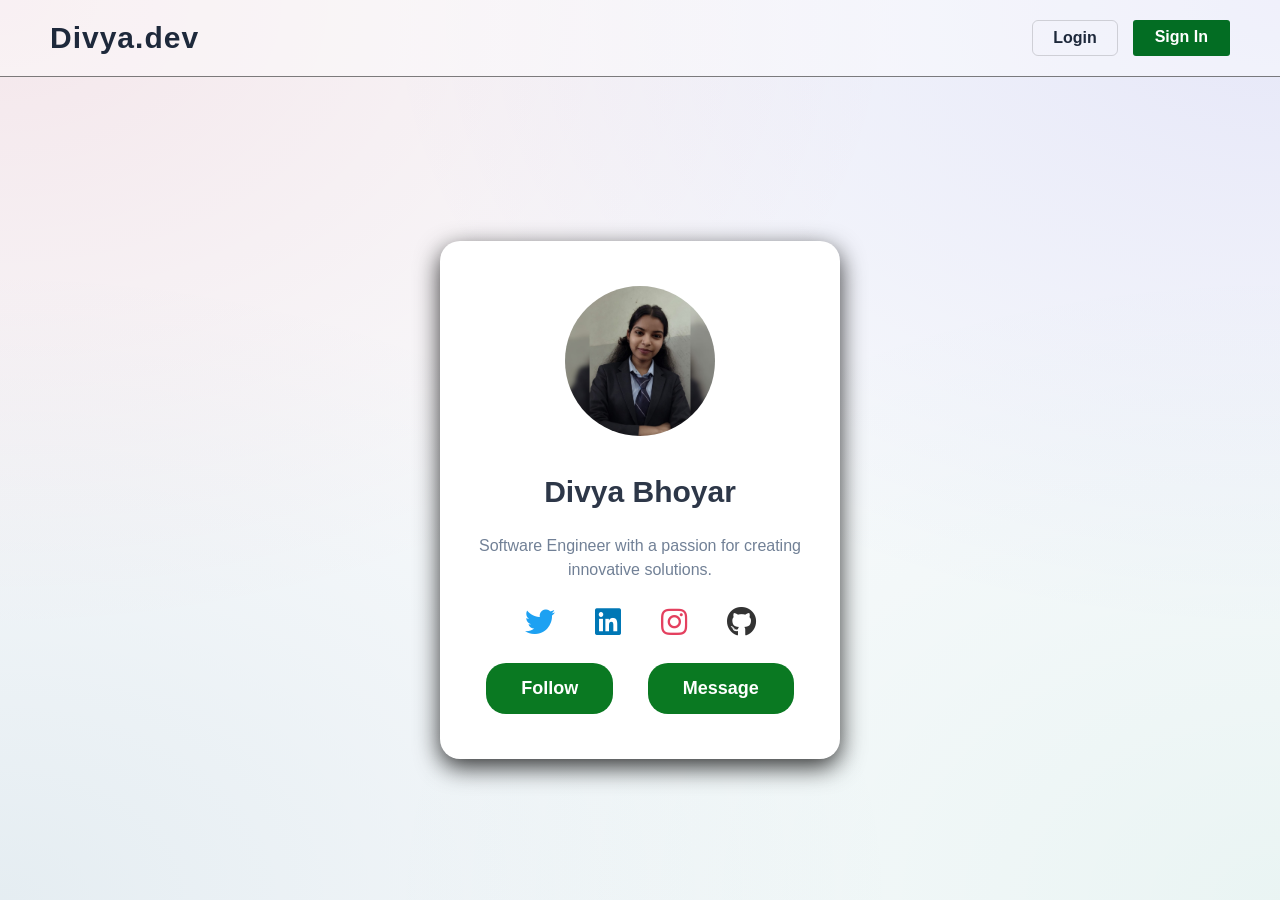
<file: index.html>
<!DOCTYPE html>
<html lang="en">
<head>

    <title>Profile Card</title>
    <link rel="stylesheet" href="app.css">
    <link rel="stylesheet" href="https://cdnjs.cloudflare.com/ajax/libs/font-awesome/5.15.3/css/all.min.css">
</head>
<body>
    <nav class="navbar">
        <!-- leftside: Logo Name -->
         <div class="logo">
            Divya.dev
         </div>
         <!-- right side: Auth button -->
          <div class="nav-auth">
            <a href="login.html" class="btn-login">Login</a>
            <a href="signin.html" class="btn-signin">Sign In</a>
          </div>
    </nav>
    <div class="card">
        <!-- Profile image -->
        <div class="pro-Image">
            <img src="divPro.jpeg" alt="Profile Image">

        </div>

        <!-- name ke liye section  -->
         <h2 class="name">Divya Bhoyar</h2>

         <!-- Bio -->
          <p class="bio">Software Engineer with a passion for creating innovative solutions.</p>

          <!-- Social icons -->
          <div class="social-icons">
              <a href="#" target="_blank"><i class="fab fa-twitter"></i></a>
              <a href="#" target="_blank"><i class="fab fa-linkedin"></i></a>
              <a href="#" target="_blank"><i class="fab fa-instagram"></i></a>
              <a href="#" target="_blank"><i class="fab fa-github"></i></a>
          </div>

          <!-- buttons -->
          <div class="buttons">
              <button class="btn">Follow</button>
              <button class="btn">Message</button>
          </div>

    </div>
    
</body>
</html>
</file>
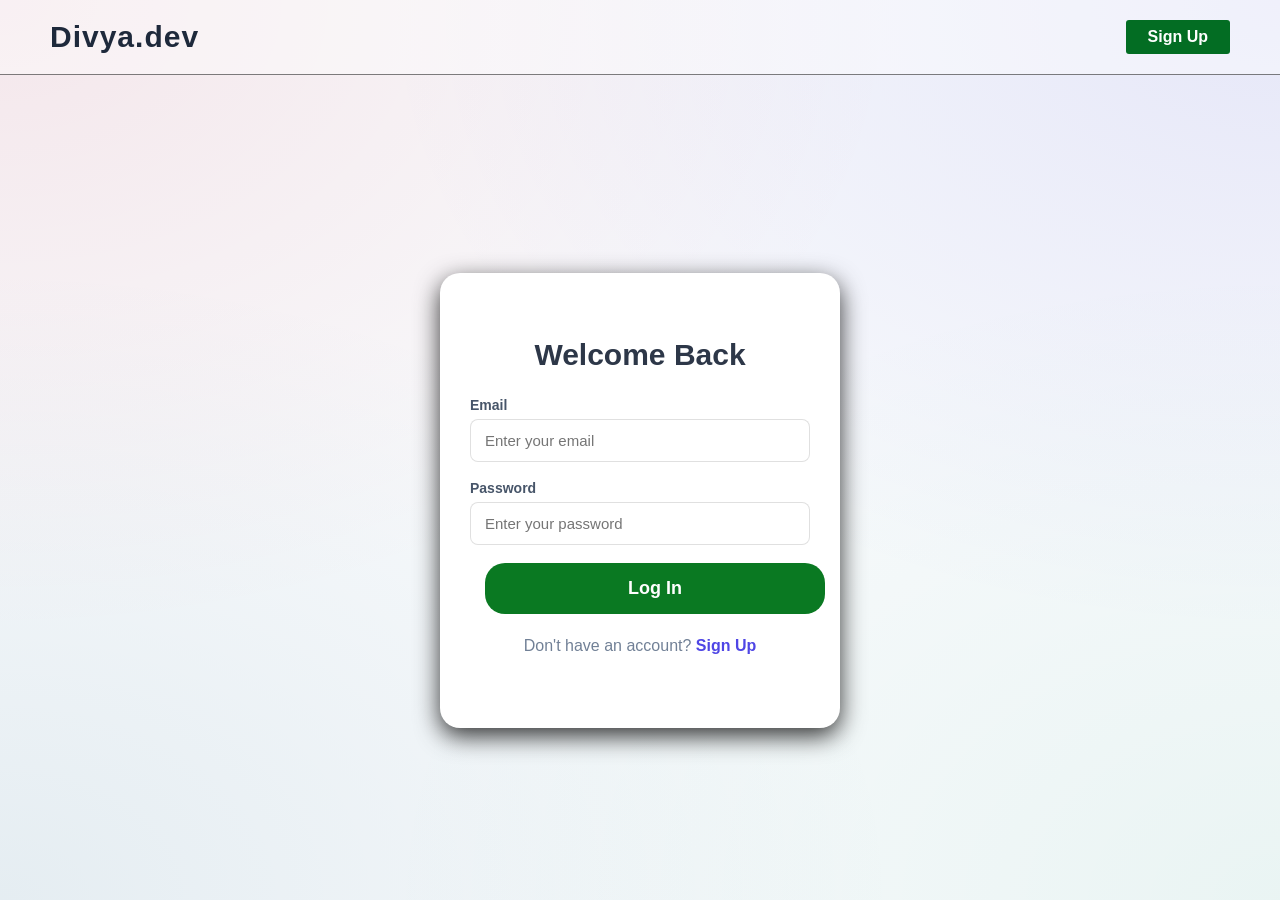
<file: login.html>
<!DOCTYPE html>
<html lang="en">
<head>
    <title>Login - Divya.dev</title>
    <link rel="stylesheet" href="app.css">
    <link href="https://fonts.googleapis.com/css2?family=Plus+Jakarta+Sans:wght@400;500;600;700&display=swap" rel="stylesheet">
</head>
<body>

    <!-- TOP NAVBAR (Bilkul pehle jaisa) -->
    <nav class="navbar">
        <div class="logo">Divya.dev</div>
        <div class="nav-auth">
            <!-- Kyunki hum login page par hain, toh signin par click karke signin page khulega -->
            <a href="signin.html" class="btn-signin">Sign Up</a>
        </div>
    </nav>

    <!-- LOGIN CARD BOX -->
    <div class="card">
        <h2 class="form-title">Welcome Back</h2>
        
        <!-- Input Group 1: Email -->
        <div class="input-group">
            <label class="form-label">Email</label>
            <input type="email" class="form-input" placeholder="Enter your email">
        </div>
        
        <!-- Input Group 2: Password -->
        <div class="input-group">
            <label class="form-label">Password</label>
            <input type="password" class="form-input" placeholder="Enter your password">
        </div>
        
        <!-- Login Submit Button (Wahi green color ka button) -->
        <button class="btn-submit">Log In</button>
        
        <!-- Bottom Link -->
        <p class="form-footer">Don't have an account? <a href="signin.html">Sign Up</a></p>
    </div>

</body>
</html>
</file>
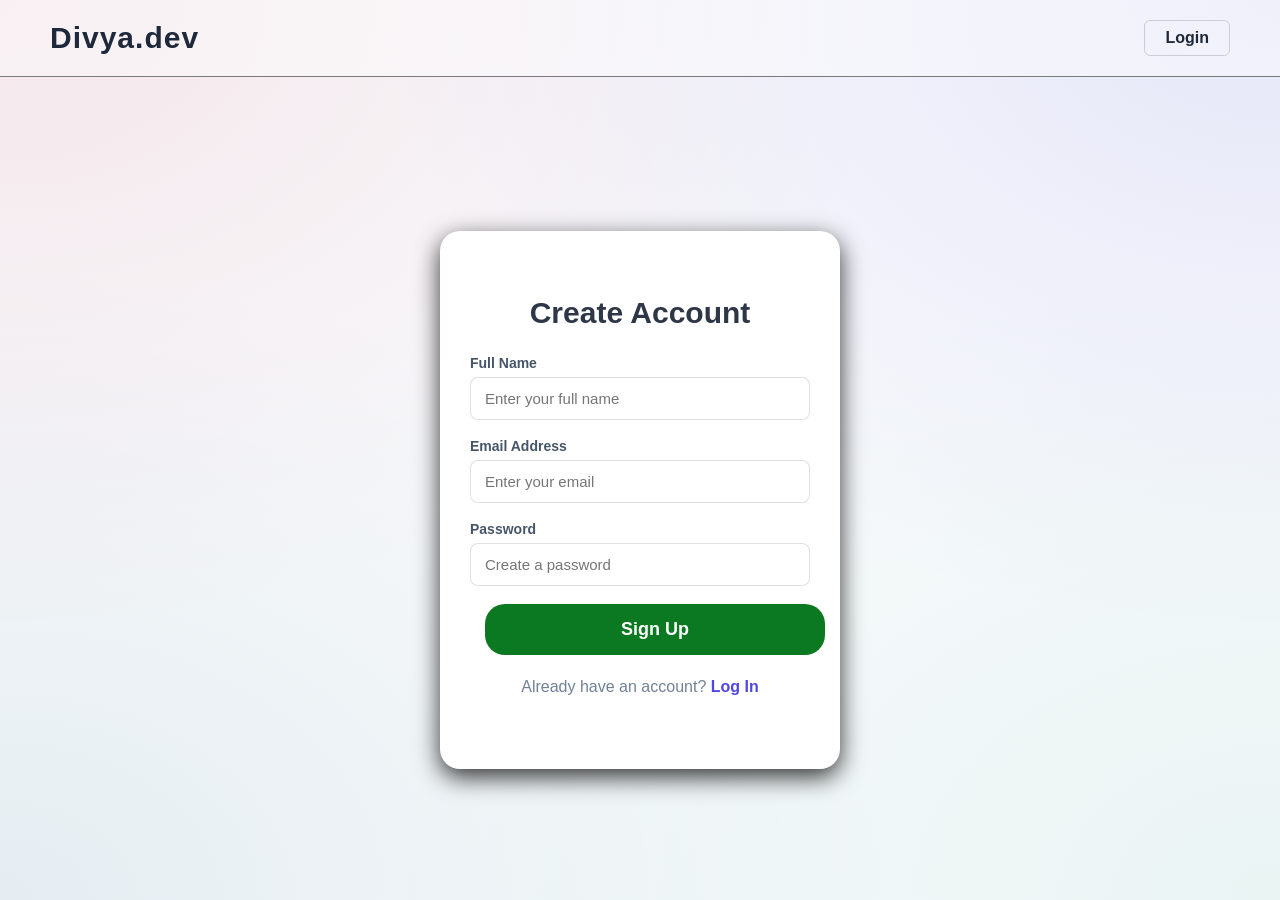
<file: signin.html>
<!DOCTYPE html>
<html lang="en">
<head>
    <meta charset="UTF-8">
    <meta name="viewport" content="width=device-width, initial-scale=1.0">
    <title>Sign Up - Divya.dev</title>
    <link rel="stylesheet" href="app.css">
    <link href="https://fonts.googleapis.com/css2?family=Plus+Jakarta+Sans:wght@400;500;600;700&display=swap" rel="stylesheet">
</head>
<body>

    <!-- TOP NAVBAR (Consistency ke liye same design) -->
    <nav class="navbar">
        <div class="logo">Divya.dev</div>
        <div class="nav-auth">
            <!-- Sign-in page par hain, toh button user ko Login par le jayega -->
            <a href="login.html" class="btn-login" style="text-decoration: none; display: inline-block;">Login</a>
        </div>
    </nav>

    <!-- SIGN-IN / SIGN-UP CARD BOX -->
    <div class="card">
        <h2 class="form-title">Create Account</h2>
        
        <!-- Input Group 1: Full Name (Naya Add Hua Hai) -->
        <div class="input-group">
            <label class="form-label">Full Name</label>
            <input type="text" class="form-input" placeholder="Enter your full name">
        </div>

        <!-- Input Group 2: Email -->
        <div class="input-group">
            <label class="form-label">Email Address</label>
            <input type="email" class="form-input" placeholder="Enter your email">
        </div>
        
        <!-- Input Group 3: Password -->
        <div class="input-group">
            <label class="form-label">Password</label>
            <input type="password" class="form-input" placeholder="Create a password">
        </div>
        
        <!-- Sign Up Submit Button (Wahi aapka deep green color) -->
        <button class="btn-submit">Sign Up</button>
        
        <!-- Bottom Link: Agar account pehle se hai toh Login par bhejo -->
        <p class="form-footer">Already have an account? <a href="login.html">Log In</a></p>
    </div>

</body>
</html>
</file>
<file: app.css>
body {
     background-color:#f8fafc;
     background-image:
        radial-gradient(at 0% 0%, rgba(201, 3, 36, 0.08) 0px, transparent 50%),   /* Soft Pink glow top-left */
        radial-gradient(at 100% 0%, rgba(17, 7, 202, 0.08) 0px, transparent 50%), /* Soft Indigo glow top-right */
        radial-gradient(at 100% 100%, rgba(2, 152, 102, 0.06) 0px, transparent 50%), /* Soft Green glow bottom-right */
        radial-gradient(at 0% 100%, rgba(4, 85, 122, 0.08) 0px, transparent 50%);  /* Soft Blue glow bottom-left */
    margin:0;
    font-family: 'Segoe UI', Tahoma, Geneva, Verdana, sans-serif;

    /* card ko center me lane ke liye */

    display:flex;
    flex-direction: column;
    justify-content: center;
    align-items: center;
    min-height: 100vh;
    box-sizing: border-box;
    padding: 20px;
}

/* nav ko style krne ke liye */
.navbar {
    width: 100%;
    box-sizing: border-box;
    padding:20px 50px;
    position:fixed;
    top:0;
    left:0;
    display: flex;
    justify-content: space-between;
    align-items: center;
    background: rgba(255, 255, 255, 0.4);
    backdrop-filter: blur(15x);
    border-bottom: 1px solid rgba(0, 0, 0, 0.5);
    z-index: 1000;
}

/* logo styling ke liye */
.logo {
    font-size: 30px;
    font-weight: 700;
    color: #1e293b;
    letter-spacing: 1px;
}
/* Auth Button ke liye */
.nav-auth {
    display: flex;
    gap:15px;
}

/* Log in button styling ke liye */

.btn-login {
    background: transparent;
    color:#1e293b;
    border:1px solid rgba(0, 0, 0, 0.15);
    padding:8px 20px;
    border-radius: 6px;
    cursor:pointer;
    font-weight: 600;
    transition: all 0.3 ease;
    text-decoration: none;
}
.btn-login:hover {
    background: rgba(29, 28, 28, 0.05);
    border-radius: white;
}

.btn-signin {
    background: #036d23;
    color:white;
    border-radius: 3px;
    padding:8px 22px;
    cursor: pointer;
    font-weight: 600;
    transition: all 0.3 ease;
    text-decoration: none;

}
.btn-signin:hover {
    background: #024314;
    transform: translateY(-1px);
}


/* card ka background set krne ke liye  */
.card {
    background-color: white;
    width: 100%;
    max-width: 400px;
    box-sizing: border-box;
    padding: 45px 30px;
    border-radius: 20px;
    box-shadow: 0 8px 25px rgba(0, 0, 0, 0.8);
    text-align: center;
    margin-top: 100px;
}
/* card ke andar ke images ke liye */
.card img {
    width: 150px;
    height: 150px;
    border-radius: 50%;
    margin-bottom: 15px;
}
/* card ke andar ke headings ke liye */
.card h2 {
    font-size: 30px;
    margin-top:20px;
    color:#2d3748
}
/* card ke andar ke paragraphs means bio ke liye */
.card p {
    font-size:16px;
    color:#718096;
    line-height: 1.5;
    margin-bottom: 25px;
}
/* card ke andar ke social icons ke liye */
.card .social-icons {
    display: flex;
    justify-content: center;
    gap: 20px;
    margin-bottom: 25px;
}
/* social icons ke liye */
.card .social-icons a {
    color: #718096;
    font-size: 20px;
    text-decoration: none;
    transition: color 0.3s ease;
}
/* social icons ke hover effect ke liye */
.card .social-icons a:hover {
    color: #2d3748;
}
/* social icons ke inner elements ke liye fontsize and gap add kri margin ka use krk */
.card .social-icons a i {
    font-size: 30px;
    margin: 0 10px;
}
/* social icons ke specific colors ke liye */
.card .social-icons a i.fa-twitter {
    color: #1da1f2;
    cursor: pointer;
    transition: color 0.3s ease;
}
.card .social-icons a i.fa-linkedin {
    color: #0077b5;
    cursor: pointer;
    transition: color 0.3s ease;
}
.card .social-icons a i.fa-instagram {
    color: #e4405f;
    cursor: pointer;
    transition: color 0.3s ease;
}
.card .social-icons a i.fa-github {
    color: #333;
    cursor: pointer;
    transition: color 0.3s ease;
}
/* card ke andar ke button ke liye */
.card button {
    background-color: #0a7922;
    color: white;
    border: none;
    margin:0px 15px;
    padding: 15px 35px;
    font-size: 18px;
    font-weight: 600;
    border-radius: 20px;
    cursor: pointer;
    transition: all 0.4s ease;
}
/* button ke hover effect ke liye */

.card button:hover {
    background-color: #27a01c;
    transform: translateY(-3px);
    box-shadow: 0 4px 10px rgba(10, 70, 2, 0.5);
}


/* ==========================================
   LOGIN & SIGNUP FORM STYLES (Add at the end)
   ========================================== */

/* Form ke heading ke liye */
.form-title {
    font-size: 24px;
    color: #1e293b;
    margin-bottom: 25px;
    font-weight: 700;
}

/* Har input aur label ke dabbe (wrapper) ke liye */
.input-group {
    width: 100%;
    margin-bottom: 18px;
    text-align: left; /* Labels left side me dikhenge */
}

/* Input ke upar likhe text (Label) ke liye */
.form-label {
    display: block;
    font-size: 14px;
    font-weight: 600;
    color: #475569;
    margin-bottom: 6px;
}

/* Email aur Password ke Input Boxes ke liye */
.form-input {
    width: 100%;
    padding: 12px 14px;
    font-size: 15px;
    border: 1px solid rgba(0, 0, 0, 0.12);
    border-radius: 8px;
    background: rgba(255, 255, 255, 0.8);
    box-sizing: border-box; /* Border-padding handles sizing */
    font-family: inherit;
    transition: all 0.3s ease;
}

/* Jab user input box par click karega (Focus Glow Effect) */
.form-input:focus {
    border-color: #4f46e5; /* Border blue ho jayega */
    background: #ffffff;
    outline: none;
    box-shadow: 0 0 0 4px rgba(79, 70, 229, 0.1); /* Pyaara sa outer glow */
}

/* Card ke bade Login Button ke liye (Wahi aapka favourite deep green) */
.btn-submit {
    width: 100%;
    padding: 13px;
    background-color: #1b5e20; /* Aapka forest green color */
    color: white;
    border: none;
    border-radius: 8px;
    font-size: 16px;
    font-weight: 600;
    cursor: pointer;
    margin-top: 10px;
    transition: all 0.3s ease;
}

.btn-submit:hover {
    background-color: #144317; /* Hover par thoda dark green */
    transform: translateY(-1px); /* Halka sa upar uthega click vibe ke liye */
}

/* Sabse niche "Don't have an account?" text ke liye */
.form-footer {
    margin-top: 20px;
    font-size: 14px;
    color: #64748b;
}

.form-footer a {
    color: #4f46e5; /* Link text blue dikhega */
    text-decoration: none;
    font-weight: 600;
}

.form-footer a:hover {
    text-decoration: underline;
}




@media (max-width: 600px) {
    body {
        padding: 10px;
        justify-content: flex-start;
        padding-top: 100px;

    }

    .navbar {
        padding: 15px 20px;
    }
    .card {
            width: 100%;
            max-width: 100%;
            border-radius: 16px;
            padding: 30px 20px;
    }

    .form-input {
        padding: 10px 12px;
        font-size: 14px;
    }

    .btn-submit {
        padding: 11px;
        font-size: 15px;
    }

    .card-actions {
        flex-direction: column;
        gap: 12px;
        display: flex;
        width: 100%;
    }

    .card-actions button , .card-actions a {
        width: 100%; 
        text-align: center;
    }
}
</file>
